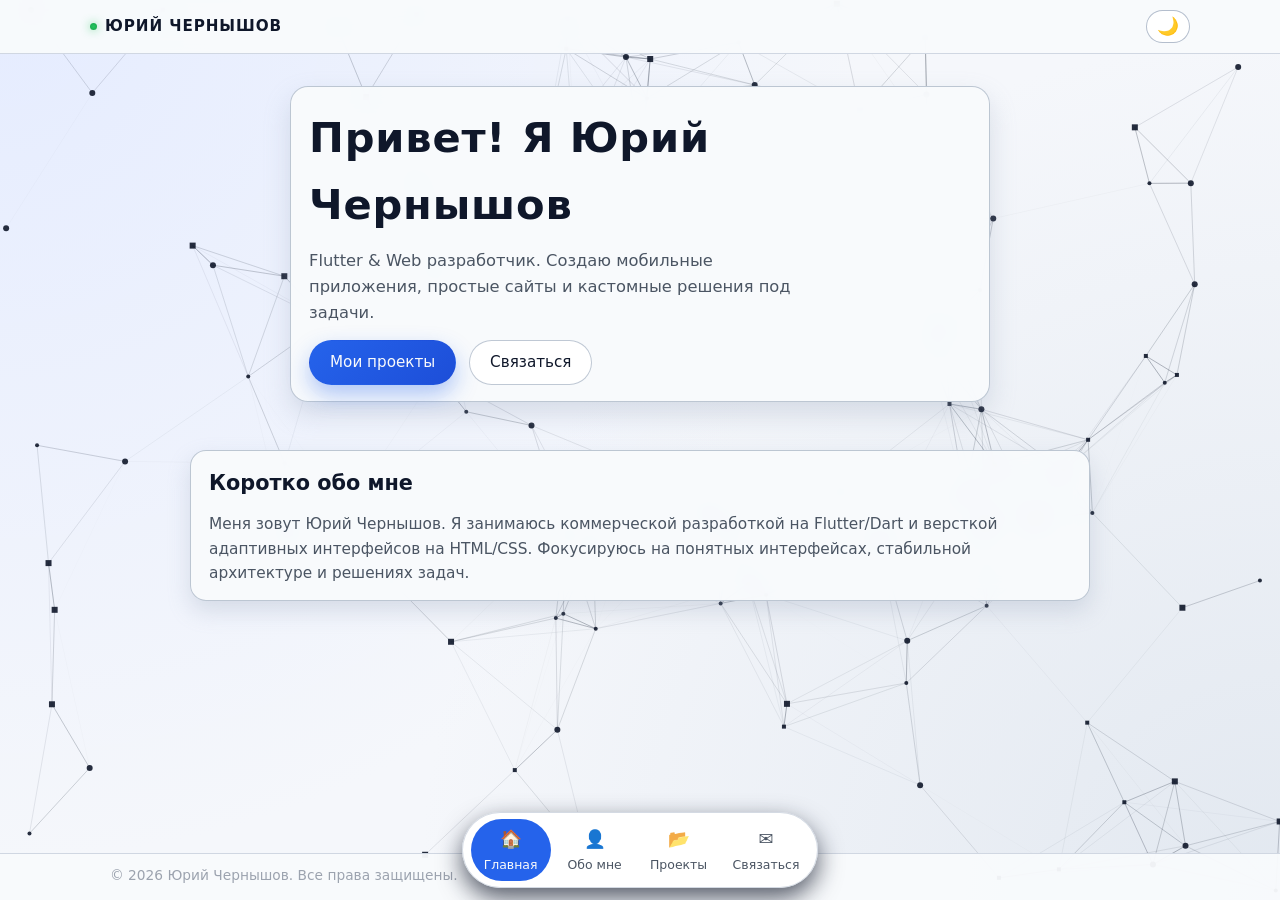
<file: index.html>
<!DOCTYPE html>
<html lang="ru" data-theme="light">
<head>
    <meta charset="UTF-8">
    <meta name="viewport" content="width=device-width, initial-scale=1.0">
    <title>Юрий Чернышов — Главная</title>
    <link rel="stylesheet" href="styles.css">
</head>
<body class="page-transition">

<canvas id="bg-particles"></canvas>
<div class="page">

    <header class="topbar">
        <div class="topbar-inner container">
            <div class="logo">Юрий Чернышов</div>
            <button class="theme-toggle" id="theme-toggle" aria-label="Переключить тему">
                <span class="theme-toggle-icon" aria-hidden="true">🌙</span>
            </button>
        </div>
    </header>

    <main class="main">
        <section class="hero">
            <div class="container">
                <h1>Привет! Я Юрий Чернышов</h1>
                <p class="subtitle">
                    Flutter & Web разработчик. Создаю мобильные приложения, простые сайты и кастомные решения под задачи.
                </p>
                <div class="cta-buttons">
                    <a href="projects.html" class="btn btn-primary">Мои проекты</a>
                    <a href="contact.html" class="btn btn-secondary">Связаться</a>
                </div>
            </div>
        </section>

        <section class="about-section">
    <div class="container">
        <h2>Коротко обо мне</h2>
        <p>
            Меня зовут Юрий Чернышов. Я занимаюсь коммерческой разработкой на Flutter/Dart и версткой адаптивных интерфейсов на HTML/CSS.
            Фокусируюсь на понятных интерфейсах, стабильной архитектуре и решениях задач.
        </p>
    </div>
</section>
    </main>

    <footer class="footer">
        <div class="container">
            <p>&copy; 2026 Юрий Чернышов. Все права защищены.</p>
        </div>
    </footer>

    <nav class="bottom-nav">
        <div class="bottom-nav-inner">
            <a href="index.html" class="bottom-nav-item bottom-nav-active">
                <span class="bottom-nav-icon">🏠</span>
                <span class="bottom-nav-label">Главная</span>
            </a>
            <a href="about.html" class="bottom-nav-item">
                <span class="bottom-nav-icon">👤</span>
                <span class="bottom-nav-label">Обо мне</span>
            </a>
            <a href="projects.html" class="bottom-nav-item">
                <span class="bottom-nav-icon">📂</span>
                <span class="bottom-nav-label">Проекты</span>
            </a>
            <a href="contact.html" class="bottom-nav-item">
                <span class="bottom-nav-icon">✉️</span>
                <span class="bottom-nav-label">Связаться</span>
            </a>
        </div>
    </nav>

</div>

<script src="script.js"></script>
</body>
</html>
</file>
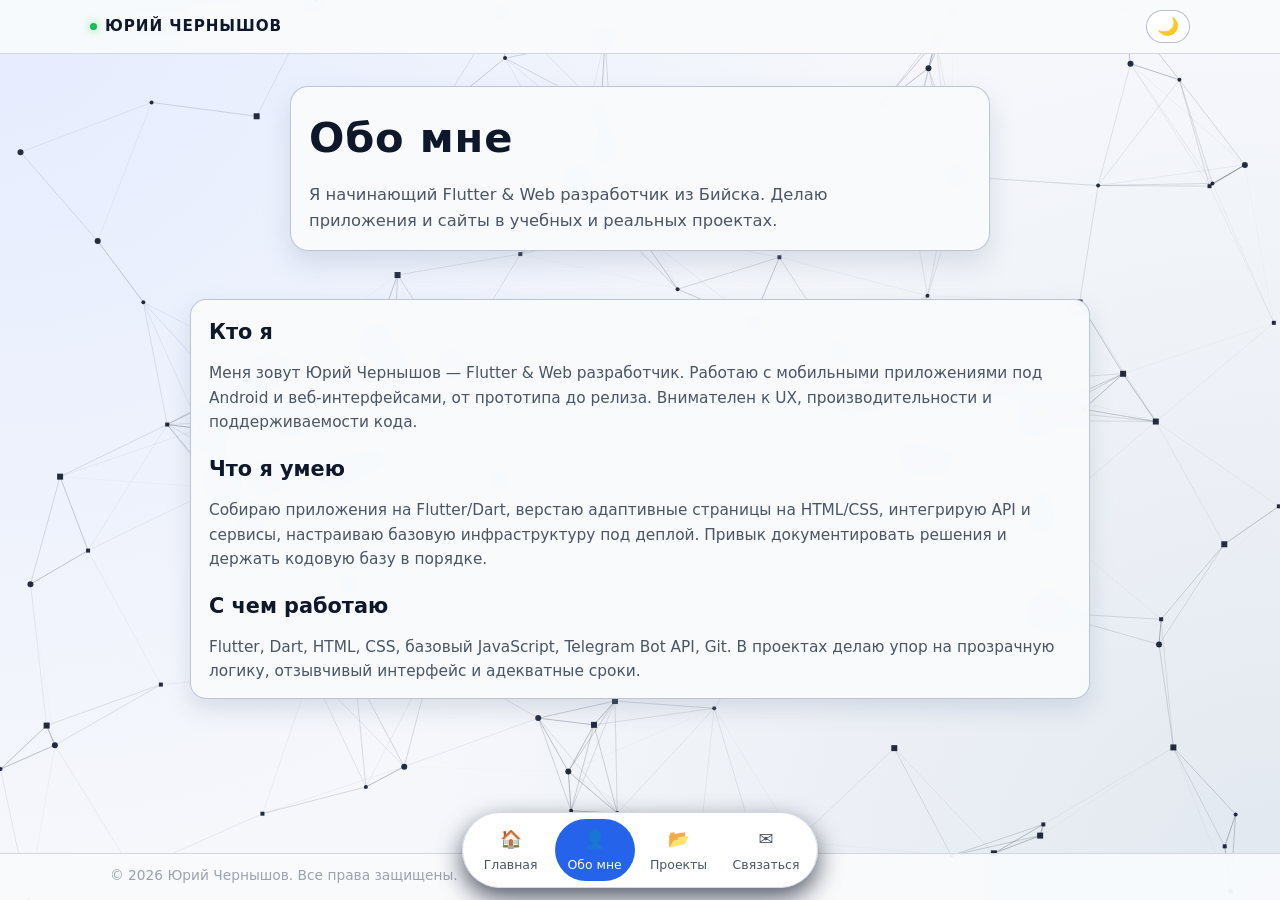
<file: about.html>
<!DOCTYPE html>
<html lang="ru" data-theme="light">
<head>
    <meta charset="UTF-8">
    <meta name="viewport" content="width=device-width, initial-scale=1.0">
    <title>Обо мне — Юрий Чернышов</title>
    <link rel="stylesheet" href="styles.css">
</head>
<body class="page-transition">

<canvas id="bg-particles"></canvas>
<div class="page">

    <header class="topbar">
        <div class="topbar-inner container">
            <div class="logo">Юрий Чернышов</div>
            <button class="theme-toggle" id="theme-toggle" aria-label="Переключить тему">
                <span class="theme-toggle-icon" aria-hidden="true">🌙</span>
            </button>
        </div>
    </header>

    <main class="main">
        <section class="hero">
            <div class="container">
                <h1>Обо мне</h1>
                <p class="subtitle">
                    Я начинающий Flutter & Web разработчик из Бийска. Делаю приложения и сайты в учебных и реальных проектах.
                </p>
            </div>
        </section>

        <section class="about-section">
    <div class="container">
        <h2>Кто я</h2>
        <p>
            Меня зовут Юрий Чернышов — Flutter & Web разработчик. Работаю с мобильными приложениями под Android и веб‑интерфейсами,
            от прототипа до релиза. Внимателен к UX, производительности и поддерживаемости кода.
        </p>

        <h2 style="margin-top:18px;">Что я умею</h2>
        <p>
            Собираю приложения на Flutter/Dart, верстаю адаптивные страницы на HTML/CSS, интегрирую API и сервисы,
            настраиваю базовую инфраструктуру под деплой. Привык документировать решения и держать кодовую базу в порядке.
        </p>

        <h2 style="margin-top:18px;">С чем работаю</h2>
        <p>
            Flutter, Dart, HTML, CSS, базовый JavaScript, Telegram Bot API, Git. В проектах делаю упор на прозрачную логику,
            отзывчивый интерфейс и адекватные сроки.
        </p>
    </div>
</section>
    </main>

    <footer class="footer">
        <div class="container">
            <p>&copy; 2026 Юрий Чернышов. Все права защищены.</p>
        </div>
    </footer>

    <nav class="bottom-nav">
        <div class="bottom-nav-inner">
            <a href="index.html" class="bottom-nav-item">
                <span class="bottom-nav-icon">🏠</span>
                <span class="bottom-nav-label">Главная</span>
            </a>
            <a href="about.html" class="bottom-nav-item bottom-nav-active">
                <span class="bottom-nav-icon">👤</span>
                <span class="bottom-nav-label">Обо мне</span>
            </a>
            <a href="projects.html" class="bottom-nav-item">
                <span class="bottom-nav-icon">📂</span>
                <span class="bottom-nav-label">Проекты</span>
            </a>
            <a href="contact.html" class="bottom-nav-item">
                <span class="bottom-nav-icon">✉️</span>
                <span class="bottom-nav-label">Связаться</span>
            </a>
        </div>
    </nav>

</div>

<script src="script.js"></script>
</body>
</html>
</file>
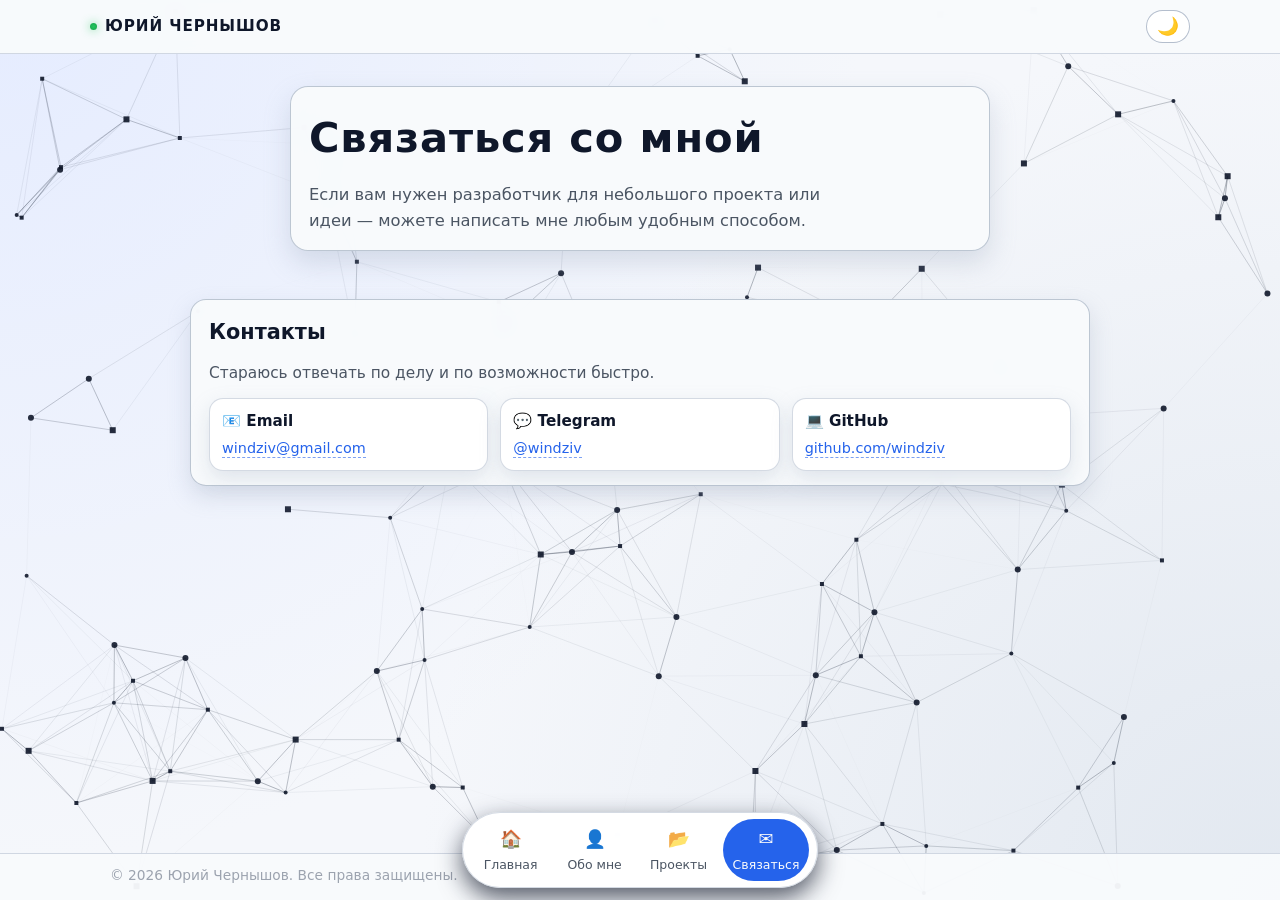
<file: contact.html>
<!DOCTYPE html>
<html lang="ru" data-theme="light">
<head>
    <meta charset="UTF-8">
    <meta name="viewport" content="width=device-width, initial-scale=1.0">
    <title>Контакты — Юрий Чернышов</title>
    <link rel="stylesheet" href="styles.css">
</head>
<body class="page-transition">

<canvas id="bg-particles"></canvas>
<div class="page">

    <header class="topbar">
        <div class="topbar-inner container">
            <div class="logo">Юрий Чернышов</div>
            <button class="theme-toggle" id="theme-toggle" aria-label="Переключить тему">
                <span class="theme-toggle-icon" aria-hidden="true">🌙</span>
            </button>
        </div>
    </header>

    <main class="main">
        <section class="hero">
            <div class="container">
                <h1>Связаться со мной</h1>
                <p class="subtitle">
                    Если вам нужен разработчик для небольшого проекта или идеи — можете написать мне любым удобным способом.
                </p>
            </div>
        </section>

        <section class="contact-section">
            <div class="container">
                <h2>Контакты</h2>
                <p class="contact-subtitle">
                    Стараюсь отвечать по делу и по возможности быстро.
                </p>

                <div class="contact-list">
                    <div class="contact-item">
                        <h3>📧 Email</h3>
                        <p>
                            <a href="mailto:windziv@gmail.com">windziv@gmail.com</a>
                        </p>
                    </div>
                    <div class="contact-item">
                        <h3>💬 Telegram</h3>
                        <p>
                            <a href="https://t.me/windziv" target="_blank" rel="noopener noreferrer">@windziv</a>
                        </p>
                    </div>
                    <div class="contact-item">
                        <h3>💻 GitHub</h3>
                        <p>
                            <a href="https://github.com/windziv" target="_blank" rel="noopener noreferrer">
                                github.com/windziv
                            </a>
                        </p>
                    </div>
                </div>
            </div>
        </section>
    </main>

    <footer class="footer">
        <div class="container">
            <p>&copy; 2026 Юрий Чернышов. Все права защищены.</p>
        </div>
    </footer>

    <nav class="bottom-nav">
        <div class="bottom-nav-inner">
            <a href="index.html" class="bottom-nav-item">
                <span class="bottom-nav-icon">🏠</span>
                <span class="bottom-nav-label">Главная</span>
            </a>
            <a href="about.html" class="bottom-nav-item">
                <span class="bottom-nav-icon">👤</span>
                <span class="bottom-nav-label">Обо мне</span>
            </a>
            <a href="projects.html" class="bottom-nav-item">
                <span class="bottom-nav-icon">📂</span>
                <span class="bottom-nav-label">Проекты</span>
            </a>
            <a href="contact.html" class="bottom-nav-item bottom-nav-active">
                <span class="bottom-nav-icon">✉️</span>
                <span class="bottom-nav-label">Связаться</span>
            </a>
        </div>
    </nav>

</div>

<script src="script.js"></script>
</body>
</html>
</file>
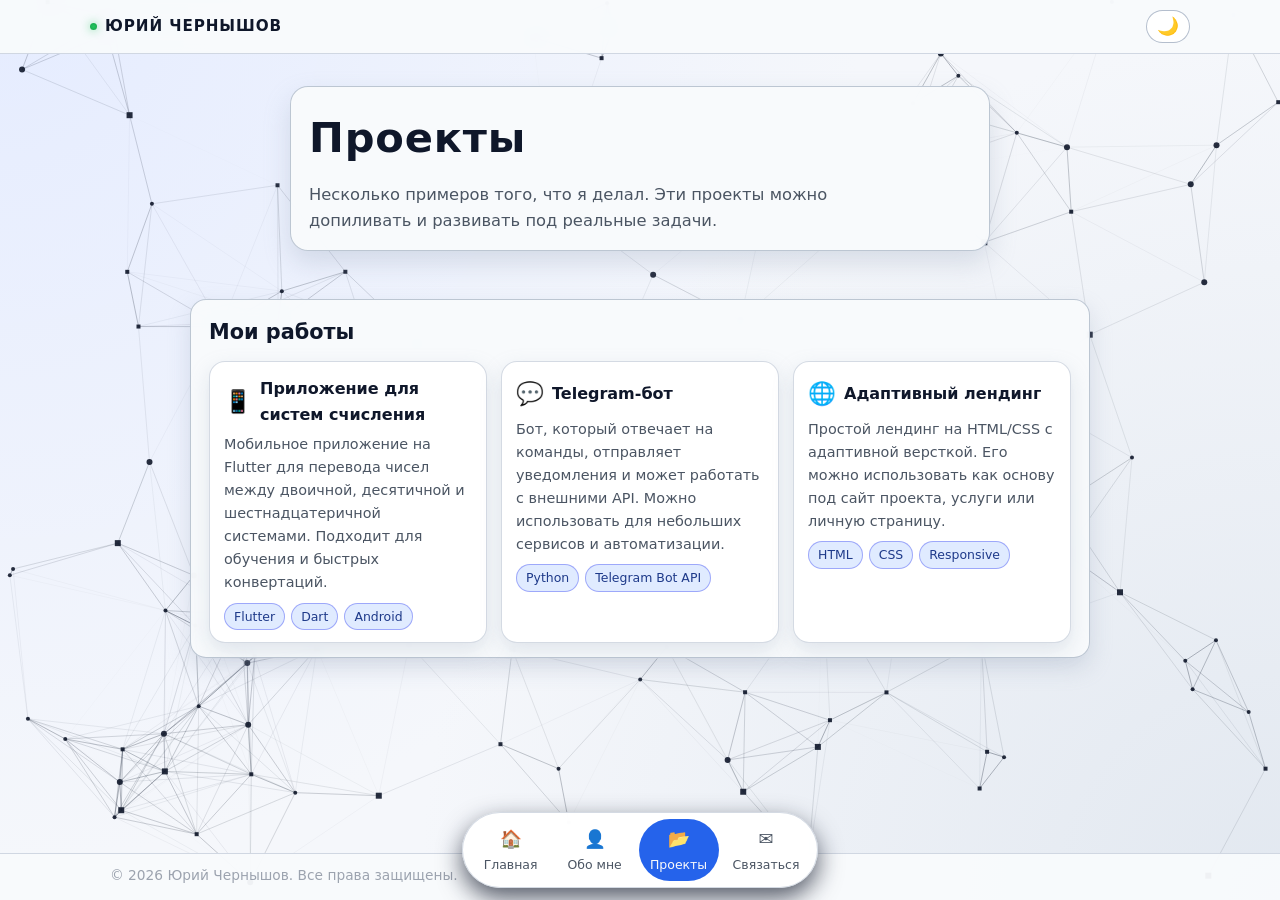
<file: projects.html>
<!DOCTYPE html>
<html lang="ru" data-theme="light">
<head>
    <meta charset="UTF-8">
    <meta name="viewport" content="width=device-width, initial-scale=1.0">
    <title>Проекты — Юрий Чернышов</title>
    <link rel="stylesheet" href="styles.css">
</head>
<body class="page-transition">

<canvas id="bg-particles"></canvas>
<div class="page">

    <header class="topbar">
        <div class="topbar-inner container">
            <div class="logo">Юрий Чернышов</div>
            <button class="theme-toggle" id="theme-toggle" aria-label="Переключить тему">
                <span class="theme-toggle-icon" aria-hidden="true">🌙</span>
            </button>
        </div>
    </header>

    <main class="main">
        <section class="hero">
            <div class="container">
                <h1>Проекты</h1>
                <p class="subtitle">
                    Несколько примеров того, что я делал. Эти проекты можно допиливать и развивать под реальные задачи.
                </p>
            </div>
        </section>

        <section class="projects-section">
            <div class="container">
                <h2>Мои работы</h2>

                <div class="projects-grid">
                    <article class="project-panel">
                        <div class="project-panel-header">
                            <span class="project-icon">📱</span>
                            <h3>Приложение для систем счисления</h3>
                        </div>
                        <p class="project-desc">
                            Мобильное приложение на Flutter для перевода чисел между двоичной, десятичной и
                            шестнадцатеричной системами. Подходит для обучения и быстрых конвертаций.
                        </p>
                        <div class="project-tags">
                            <span>Flutter</span>
                            <span>Dart</span>
                            <span>Android</span>
                        </div>
                    </article>

                    <article class="project-panel">
                        <div class="project-panel-header">
                            <span class="project-icon">💬</span>
                            <h3>Telegram‑бот</h3>
                        </div>
                        <p class="project-desc">
                            Бот, который отвечает на команды, отправляет уведомления и может работать с внешними API.
                            Можно использовать для небольших сервисов и автоматизации.
                        </p>
                        <div class="project-tags">
                            <span>Python</span>
                            <span>Telegram Bot API</span>
                        </div>
                    </article>

                    <article class="project-panel">
                        <div class="project-panel-header">
                            <span class="project-icon">🌐</span>
                            <h3>Адаптивный лендинг</h3>
                        </div>
                        <p class="project-desc">
                            Простой лендинг на HTML/CSS с адаптивной версткой. Его можно использовать как основу
                            под сайт проекта, услуги или личную страницу.
                        </p>
                        <div class="project-tags">
                            <span>HTML</span>
                            <span>CSS</span>
                            <span>Responsive</span>
                        </div>
                    </article>
                </div>
            </div>
        </section>
    </main>

    <footer class="footer">
        <div class="container">
            <p>&copy; 2026 Юрий Чернышов. Все права защищены.</p>
        </div>
    </footer>

    <nav class="bottom-nav">
        <div class="bottom-nav-inner">
            <a href="index.html" class="bottom-nav-item">
                <span class="bottom-nav-icon">🏠</span>
                <span class="bottom-nav-label">Главная</span>
            </a>
            <a href="about.html" class="bottom-nav-item">
                <span class="bottom-nav-icon">👤</span>
                <span class="bottom-nav-label">Обо мне</span>
            </a>
            <a href="projects.html" class="bottom-nav-item bottom-nav-active">
                <span class="bottom-nav-icon">📂</span>
                <span class="bottom-nav-label">Проекты</span>
            </a>
            <a href="contact.html" class="bottom-nav-item">
                <span class="bottom-nav-icon">✉️</span>
                <span class="bottom-nav-label">Связаться</span>
            </a>
        </div>
    </nav>

</div>

<script src="script.js"></script>
</body>
</html>
</file>
<file: styles.css>
/* Сброс и базовые настройки */
* {
    margin: 0;
    padding: 0;
    box-sizing: border-box;
}

/* ===== ТЕМЫ ===== */

:root {
    --bg-main: #020617;
    --bg-card: rgba(15, 23, 42, 0.96);
    --bg-chip: rgba(30, 64, 175, 0.45);

    --bg-bottom-nav: rgba(15, 23, 42, 0.96);

    --border-subtle: rgba(51, 65, 85, 0.9);

    --text-primary: #e5e7eb;
    --text-secondary: #9ca3af;
    --text-muted: #6b7280;

    --accent: #4f46e5;
    --accent-soft: rgba(79, 70, 229, 0.18);
    --accent-strong: #22d3ee;
}

:root[data-theme="light"] {
    --bg-main: #f5f7fb;
    --bg-card: #ffffff;
    --bg-chip: #e0ebff;

    --bg-bottom-nav: rgba(255, 255, 255, 0.96);

    --border-subtle: rgba(148, 163, 184, 0.4);

    --text-primary: #0f172a;
    --text-secondary: #4b5563;
    --text-muted: #9ca3af;

    --accent: #2563eb;
    --accent-soft: #dbeafe;
    --accent-strong: #f97316;
}

body {
    font-family: system-ui, -apple-system, BlinkMacSystemFont, "Segoe UI", sans-serif;
    color: var(--text-primary);
    line-height: 1.6;
    min-height: 100vh;
    background:
        radial-gradient(circle at top left, rgba(37, 99, 235, 0.28), transparent 55%),
        radial-gradient(circle at bottom right, rgba(236, 72, 153, 0.25), transparent 55%),
        var(--bg-main);
}

/* Канвас с частицами */
#bg-particles {
    position: fixed;
    inset: 0;
    width: 100%;
    height: 100%;
    display: block;
    z-index: -3;
    background: radial-gradient(circle at top left, #020617, #020617 40%, #020617 100%);
}

/* В светлой теме фон канваса — бело‑серый градиент */
:root[data-theme="light"] #bg-particles {
    background:
        radial-gradient(circle at top left, #e5ecff, transparent 55%),
        radial-gradient(circle at bottom right, #e2e8f0, transparent 55%),
        #f5f7fb;
}

/* Сетка мелких точек поверх фона */
.page {
    min-height: 100vh;
    display: flex;
    flex-direction: column;
    position: relative;
    overflow: hidden;
}

.page::before {
    content: "";
    position: fixed;
    inset: 0;
    background-image:
        radial-gradient(circle, rgba(248, 250, 252, 0.18) 1px, transparent 0),
        radial-gradient(circle, rgba(15, 23, 42, 0.16) 1px, transparent 0);
    background-size: 120px 120px, 180px 180px;
    background-position: 0 0, 60px 90px;
    opacity: 0.25;
    mix-blend-mode: soft-light;
    pointer-events: none;
    z-index: -2;
}

/* ===== ПЛАВНЫЙ FADE ПЕРЕХОД МЕЖДУ СТРАНИЦАМИ ===== */

body.page-transition {
    opacity: 0;
    transition: opacity 0.28s ease-in-out;
}

body.page-transition.page-transition-visible {
    opacity: 1;
}

body.page-transition.page-transition-fadeout {
    opacity: 0;
}

/* ===== КОНТЕЙНЕР ===== */

.container {
    max-width: 1100px;
    margin: 0 auto;
    padding: 0 20px;
}

/* На очень маленьких экранах — чуть больше воздуха по бокам */
@media (max-width: 480px) {
    .container {
        padding: 0 18px;
    }
}

/* ===== ВЕРХНЯЯ ПАНЕЛЬ ===== */

.topbar {
    position: sticky;
    top: 0;
    z-index: 20;
    background: rgba(15, 23, 42, 0.9);
    border-bottom: 1px solid var(--border-subtle);
    backdrop-filter: blur(10px);
}

:root[data-theme="light"] .topbar {
    background: rgba(248, 250, 252, 0.96);
}

.topbar-inner {
    display: flex;
    align-items: center;
    justify-content: space-between;
    padding: 10px 0;
}

.logo {
    font-weight: 700;
    letter-spacing: 0.06em;
    font-size: 0.95rem;
    text-transform: uppercase;
    color: var(--text-primary);
}

.logo::before {
    content: "";
    display: inline-block;
    width: 7px;
    height: 7px;
    border-radius: 999px;
    margin-right: 8px;
    background: radial-gradient(circle, #22c55e, #16a34a);
    box-shadow: 0 0 10px rgba(34, 197, 94, 0.7);
    vertical-align: middle;
}

/* Переключатель темы */

.theme-toggle {
    border-radius: 999px;
    border: 1px solid rgba(148, 163, 184, 0.7);
    background: rgba(15, 23, 42, 0.95);
    padding: 5px 10px;
    cursor: pointer;
    display: inline-flex;
    align-items: center;
    justify-content: center;
    color: #e5e7eb;
    font-size: 0.9rem;
    transition: background 0.12s ease, border-color 0.12s ease,
                transform 0.12s ease, box-shadow 0.12s ease;
}

.theme-toggle:hover {
    background: rgba(30, 64, 175, 0.9);
    border-color: var(--accent);
    box-shadow: 0 6px 16px rgba(15, 23, 42, 0.7);
    transform: translateY(-1px);
}

.theme-toggle-icon {
    font-size: 1.1rem;
}

:root[data-theme="light"] .theme-toggle {
    background: #ffffff;
    color: #0f172a;
}

/* ===== ОСНОВНОЙ КОНТЕНТ ===== */

.main {
    flex: 1;
    padding-bottom: 80px;
}

.hero {
    padding: 32px 0 24px;
}

.hero .container {
    max-width: 700px;
    background: rgba(15, 23, 42, 0.9);
    border-radius: 18px;
    padding: 18px 18px 16px;
    border: 1px solid rgba(148, 163, 184, 0.6);
    backdrop-filter: blur(14px);
    box-shadow: 0 14px 32px rgba(15, 23, 42, 0.75);
}

:root[data-theme="light"] .hero .container {
    background: rgba(248, 250, 252, 0.96);
    box-shadow: 0 12px 26px rgba(148, 163, 184, 0.3);
}

.hero h1 {
    font-size: clamp(2rem, 3vw + 0.8rem, 2.6rem);
    font-weight: 700;
    letter-spacing: 0.02em;
    margin-bottom: 10px;
}

.hero .subtitle {
    max-width: 520px;
    font-size: 1.02rem;
    color: var(--text-secondary);
}

.cta-buttons {
    display: flex;
    flex-wrap: wrap;
    gap: 0.8rem;
    margin-top: 14px;
}

/* Кнопки */

.btn {
    border-radius: 999px;
    padding: 9px 20px;
    font-size: 0.95rem;
    font-weight: 500;
    border: 1px solid transparent;
    cursor: pointer;
    text-decoration: none;
    display: inline-flex;
    align-items: center;
    gap: 6px;
    transition: background 0.12s ease, color 0.12s ease, transform 0.12s ease,
                box-shadow 0.12s ease, border-color 0.12s ease;
}

.btn-primary {
    background: linear-gradient(135deg, #4f46e5, #0ea5e9);
    color: #f9fafb;
    box-shadow: 0 10px 22px rgba(37, 99, 235, 0.45);
}

.btn-primary:hover {
    transform: translateY(-1px);
    box-shadow: 0 14px 28px rgba(37, 99, 235, 0.6);
}

:root[data-theme="light"] .btn-primary {
    background: linear-gradient(135deg, #2563eb, #1d4ed8);
    box-shadow: 0 10px 22px rgba(37, 99, 235, 0.35);
}

.btn-secondary {
    background: transparent;
    color: var(--text-primary);
    border-color: rgba(148, 163, 184, 0.6);
}

.btn-secondary:hover {
    border-color: var(--accent);
    background: rgba(15, 23, 42, 0.85);
}

:root[data-theme="light"] .btn-secondary {
    background: #ffffff;
}

:root[data-theme="light"] .btn-secondary:hover {
    background: #eef2ff;
}

/* Секции */

.about-section,
.projects-section,
.contact-section {
    padding: 24px 0;
}

.about-section .container,
.projects-section .container,
.contact-section .container {
    max-width: 900px;
    background: rgba(15, 23, 42, 0.9);
    border-radius: 16px;
    padding: 16px 18px 14px;
    border: 1px solid rgba(148, 163, 184, 0.6);
    backdrop-filter: blur(10px);
    box-shadow: 0 12px 28px rgba(15, 23, 42, 0.75);
}

:root[data-theme="light"] .about-section .container,
:root[data-theme="light"] .projects-section .container,
:root[data-theme="light"] .contact-section .container {
    background: rgba(248, 250, 252, 0.96);
    box-shadow: 0 10px 22px rgba(148, 163, 184, 0.3);
}

.about-section h2,
.projects-section h2,
.contact-section h2 {
    font-size: 1.3rem;
    margin-bottom: 12px;
}

.about-section p {
    font-size: 0.96rem;
    color: var(--text-secondary);
}

/* Проекты — панели */

.projects-grid {
    display: grid;
    grid-template-columns: repeat(auto-fit, minmax(260px, 1fr));
    gap: 14px;
    margin-top: 8px;
}

.project-panel {
    background: var(--bg-card);
    border-radius: 16px;
    padding: 14px 14px 12px;
    border: 1px solid var(--border-subtle);
    box-shadow: 0 8px 20px rgba(15, 23, 42, 0.8);
    transition: transform 0.12s ease, box-shadow 0.12s ease, border-color 0.12s ease;
}

:root[data-theme="light"] .project-panel {
    box-shadow: 0 8px 20px rgba(148, 163, 184, 0.25);
}

.project-panel:hover {
    transform: translateY(-2px);
    box-shadow: 0 14px 28px rgba(15, 23, 42, 0.9);
    border-color: rgba(129, 140, 248, 0.9);
}

.project-panel-header {
    display: flex;
    align-items: center;
    gap: 8px;
    margin-bottom: 6px;
}

.project-icon {
    font-size: 1.4rem;
}

.project-panel h3 {
    font-size: 1rem;
}

.project-desc {
    font-size: 0.9rem;
    color: var(--text-secondary);
    margin-bottom: 8px;
}

.project-tags {
    display: flex;
    flex-wrap: wrap;
    gap: 6px;
}

.project-tags span {
    font-size: 0.78rem;
    padding: 3px 9px;
    border-radius: 999px;
    background: var(--bg-chip);
    color: #e5e7eb;
    border: 1px solid rgba(129, 140, 248, 0.7);
}

:root[data-theme="light"] .project-tags span {
    color: #1e3a8a;
}

/* ===== ПРОЕКТЫ: МОБИЛЬНЫЙ ВИД (плитки уже и не прилипают) ===== */

@media (max-width: 480px) {
    .projects-grid {
        grid-template-columns: minmax(0, 1fr);
        justify-items: center;
    }

    .project-panel {
        width: 100%;
        max-width: 320px;
    }
}

/* Контакты */

.contact-subtitle {
    font-size: 0.96rem;
    color: var(--text-secondary);
    margin-bottom: 12px;
}

.contact-list {
    display: grid;
    grid-template-columns: repeat(auto-fit, minmax(230px, 1fr));
    gap: 12px;
}

.contact-item {
    background: var(--bg-card);
    border-radius: 14px;
    padding: 10px 12px;
    border: 1px solid var(--border-subtle);
    box-shadow: 0 8px 20px rgba(15, 23, 42, 0.8);
    transition: transform 0.12s ease, box-shadow 0.12s ease, border-color 0.12s ease;
}

:root[data-theme="light"] .contact-item {
    box-shadow: 0 8px 20px rgba(148, 163, 184, 0.25);
}

.contact-item:hover {
    transform: translateY(-2px);
    box-shadow: 0 14px 28px rgba(15, 23, 42, 0.9);
    border-color: rgba(129, 140, 248, 0.8);
}

.contact-item h3 {
    font-size: 0.95rem;
    margin-bottom: 4px;
}

.contact-item p {
    font-size: 0.9rem;
    color: var(--text-secondary);
}

.contact-item a {
    color: var(--accent);
    text-decoration: none;
    border-bottom: 1px dashed rgba(37, 99, 235, 0.6);
    padding-bottom: 1px;
    transition: color 0.12s ease, border-color 0.12s ease;
}

:root[data-theme="light"] .contact-item a {
    color: #2563eb;
}

.contact-item a:hover {
    color: #1d4ed8;
    border-color: rgba(29, 78, 216, 0.9);
}

/* Контакты: мобильный вид — карточки тоже не во всю ширину */

@media (max-width: 480px) {
    .contact-list {
        grid-template-columns: minmax(0, 1fr);
        justify-items: center;
    }

    .contact-item {
        width: 100%;
        max-width: 320px;
    }
}

/* Footer */

.footer {
    border-top: 1px solid var(--border-subtle);
    padding: 10px 0 14px;
    font-size: 0.86rem;
    color: var(--text-muted);
    background: rgba(15, 23, 42, 0.96);
}

:root[data-theme="light"] .footer {
    background: rgba(248, 250, 252, 0.96);
}

/* ===== ПЛАВАЮЩАЯ ДОК‑ПАНЕЛЬ ===== */

.bottom-nav {
    position: fixed;
    left: 0;
    right: 0;
    bottom: 12px;
    display: flex;
    justify-content: center;
    z-index: 30;
    pointer-events: none;
}

.bottom-nav-inner {
    pointer-events: auto;
    display: flex;
    gap: 4px;
    padding: 6px 8px;
    border-radius: 999px;
    background: var(--bg-bottom-nav);
    box-shadow: 0 10px 24px rgba(15, 23, 42, 0.7);
    backdrop-filter: blur(14px);
    border: 1px solid rgba(148, 163, 184, 0.4);
}

.bottom-nav-item {
    min-width: 80px;
    padding: 6px 10px;
    border-radius: 999px;
    display: flex;
    flex-direction: column;
    align-items: center;
    justify-content: center;
    text-decoration: none;
    color: var(--text-secondary);
    font-size: 0.78rem;
    transition: background 0.12s ease, color 0.12s ease, transform 0.12s ease;
}

.bottom-nav-icon {
    font-size: 1.1rem;
}

.bottom-nav-label {
    margin-top: 2px;
}

.bottom-nav-item:hover {
    background: var(--accent-soft);
    color: var(--accent);
    transform: translateY(-1px);
}

/* Активный пункт */
.bottom-nav-item.bottom-nav-active {
    background: var(--accent);
    color: #f9fafb;
}

/* Адаптив */

@media (max-width: 480px) {
    .bottom-nav-inner {
        width: calc(100% - 24px);
        justify-content: space-between;
    }

    .hero .container,
    .about-section .container,
    .projects-section .container,
    .contact-section .container {
        padding: 18px 18px 14px;
    }
}
</file>
